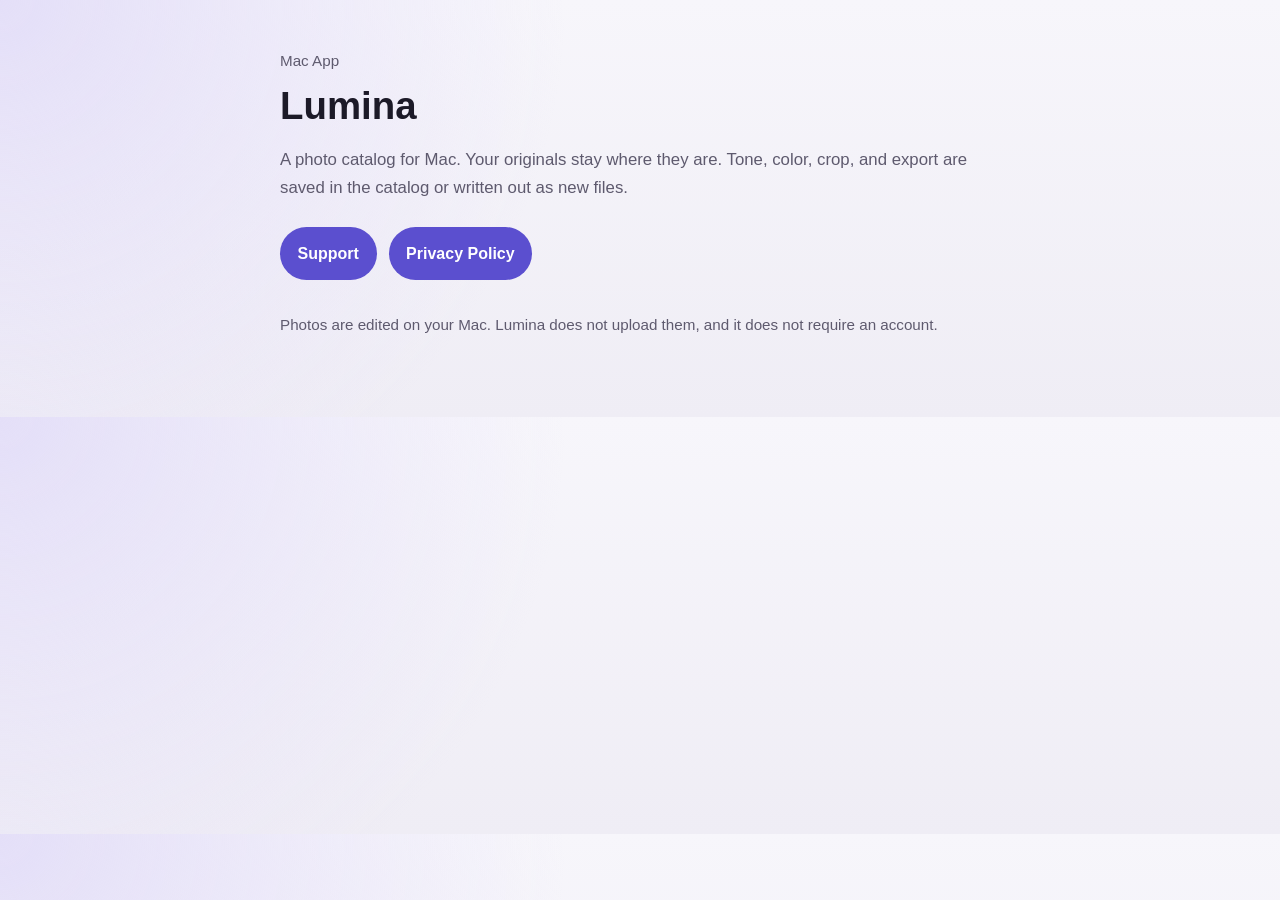
<file: index.html>
<!DOCTYPE html>
<html lang="en">
  <head>
    <meta charset="utf-8" />
    <meta name="viewport" content="width=device-width, initial-scale=1" />
    <title>Lumina</title>
    <link rel="stylesheet" href="styles.css" />
  </head>
  <body>
    <main class="wrap">
      <p class="eyebrow">Mac App</p>
      <h1>Lumina</h1>
      <p class="lead">
        A photo catalog for Mac. Your originals stay where they are. Tone,
        color, crop, and export are saved in the catalog or written out as new
        files.
      </p>
      <nav class="links">
        <a href="support.html">Support</a>
        <a href="privacy.html">Privacy Policy</a>
      </nav>
      <p class="note">
        Photos are edited on your Mac. Lumina does not upload them, and it does
        not require an account.
      </p>
    </main>
  </body>
</html>
</file>
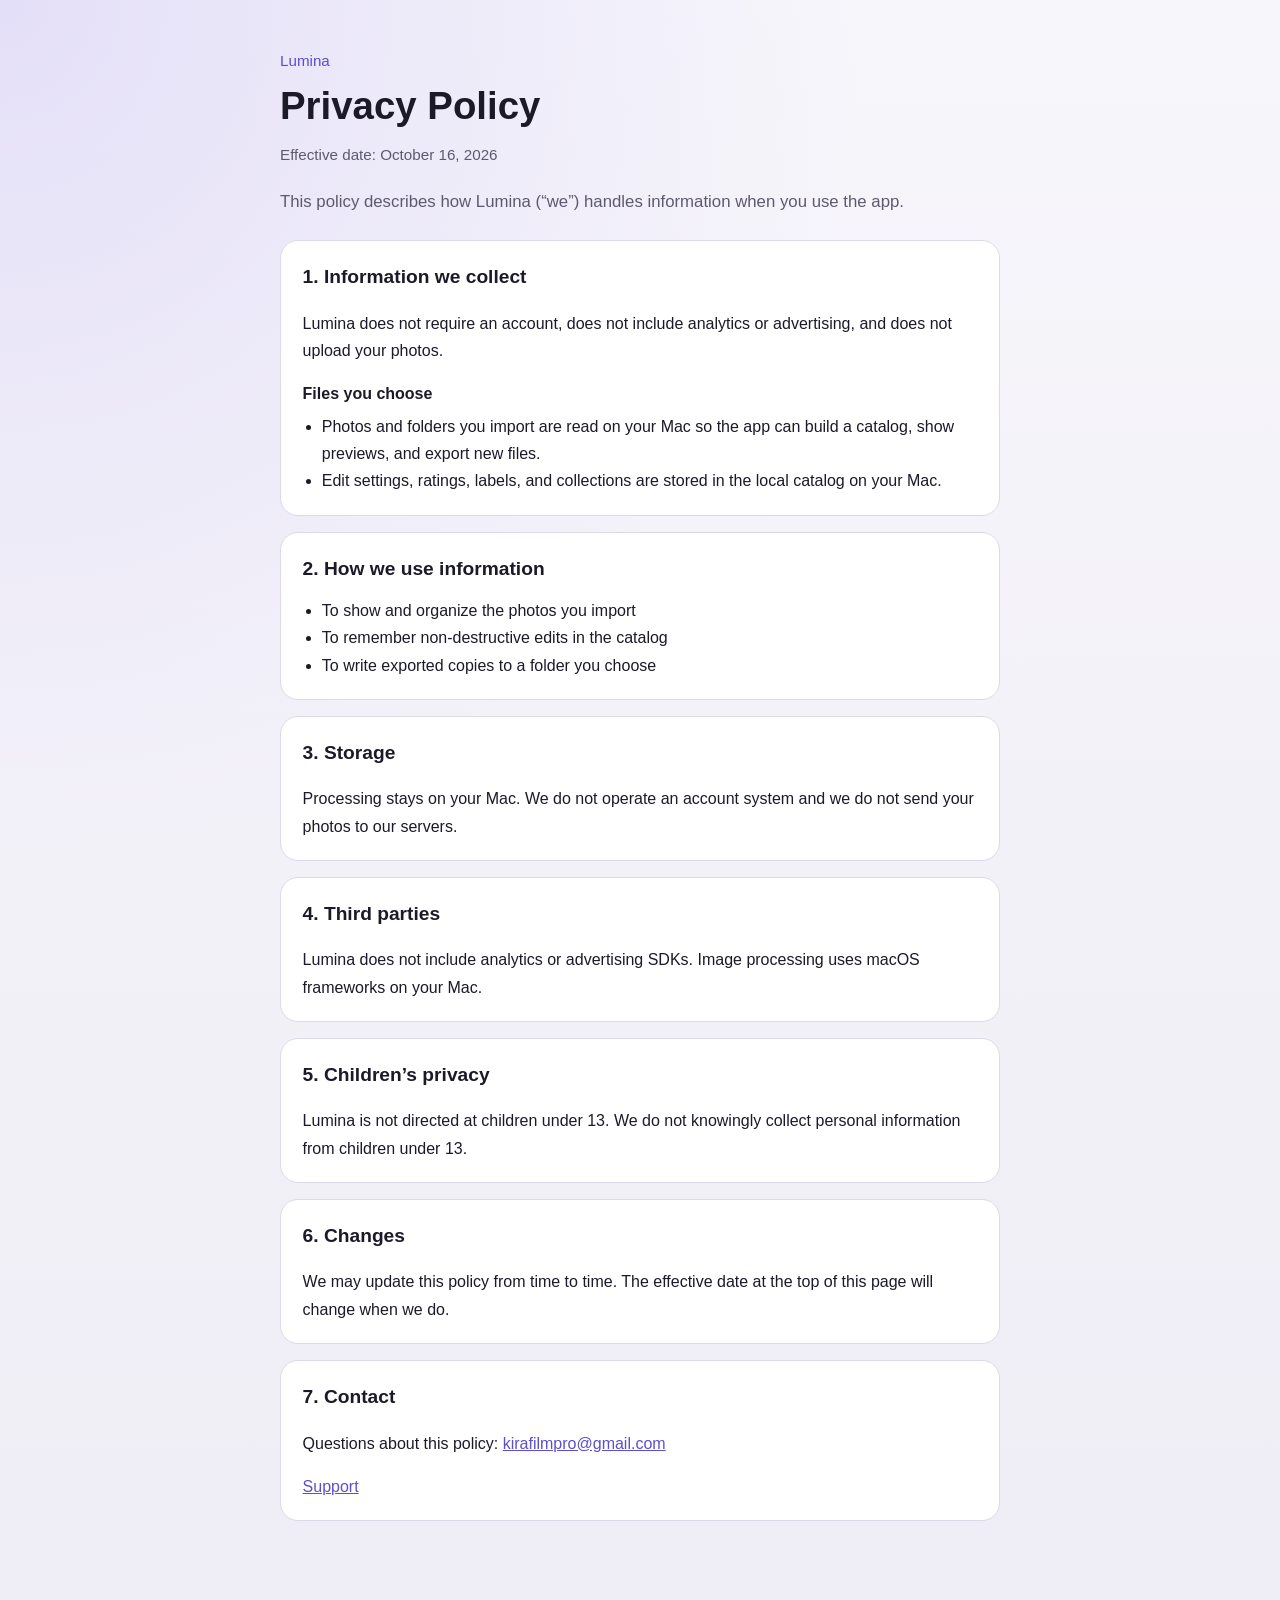
<file: privacy.html>
<!DOCTYPE html>
<html lang="en">
  <head>
    <meta charset="utf-8" />
    <meta name="viewport" content="width=device-width, initial-scale=1" />
    <title>Privacy Policy | Lumina</title>
    <link rel="stylesheet" href="styles.css" />
  </head>
  <body>
    <main class="wrap">
      <p class="eyebrow"><a href="index.html">Lumina</a></p>
      <h1>Privacy Policy</h1>
      <p class="meta">Effective date: October 16, 2026</p>
      <p class="lead">
        This policy describes how Lumina (“we”) handles information when you
        use the app.
      </p>

      <section class="card">
        <h2>1. Information we collect</h2>
        <p>
          Lumina does not require an account, does not include analytics or
          advertising, and does not upload your photos.
        </p>
        <h3>Files you choose</h3>
        <ul>
          <li>Photos and folders you import are read on your Mac so the app can build a catalog, show previews, and export new files.</li>
          <li>Edit settings, ratings, labels, and collections are stored in the local catalog on your Mac.</li>
        </ul>
      </section>

      <section class="card">
        <h2>2. How we use information</h2>
        <ul>
          <li>To show and organize the photos you import</li>
          <li>To remember non-destructive edits in the catalog</li>
          <li>To write exported copies to a folder you choose</li>
        </ul>
      </section>

      <section class="card">
        <h2>3. Storage</h2>
        <p>
          Processing stays on your Mac. We do not operate an account system and
          we do not send your photos to our servers.
        </p>
      </section>

      <section class="card">
        <h2>4. Third parties</h2>
        <p>
          Lumina does not include analytics or advertising SDKs. Image processing
          uses macOS frameworks on your Mac.
        </p>
      </section>

      <section class="card">
        <h2>5. Children’s privacy</h2>
        <p>
          Lumina is not directed at children under 13. We do not knowingly
          collect personal information from children under 13.
        </p>
      </section>

      <section class="card">
        <h2>6. Changes</h2>
        <p>
          We may update this policy from time to time. The effective date at
          the top of this page will change when we do.
        </p>
      </section>

      <section class="card">
        <h2>7. Contact</h2>
        <p>
          Questions about this policy:
          <a href="mailto:kirafilmpro@gmail.com">kirafilmpro@gmail.com</a>
        </p>
        <p><a href="support.html">Support</a></p>
      </section>
    </main>
  </body>
</html>
</file>
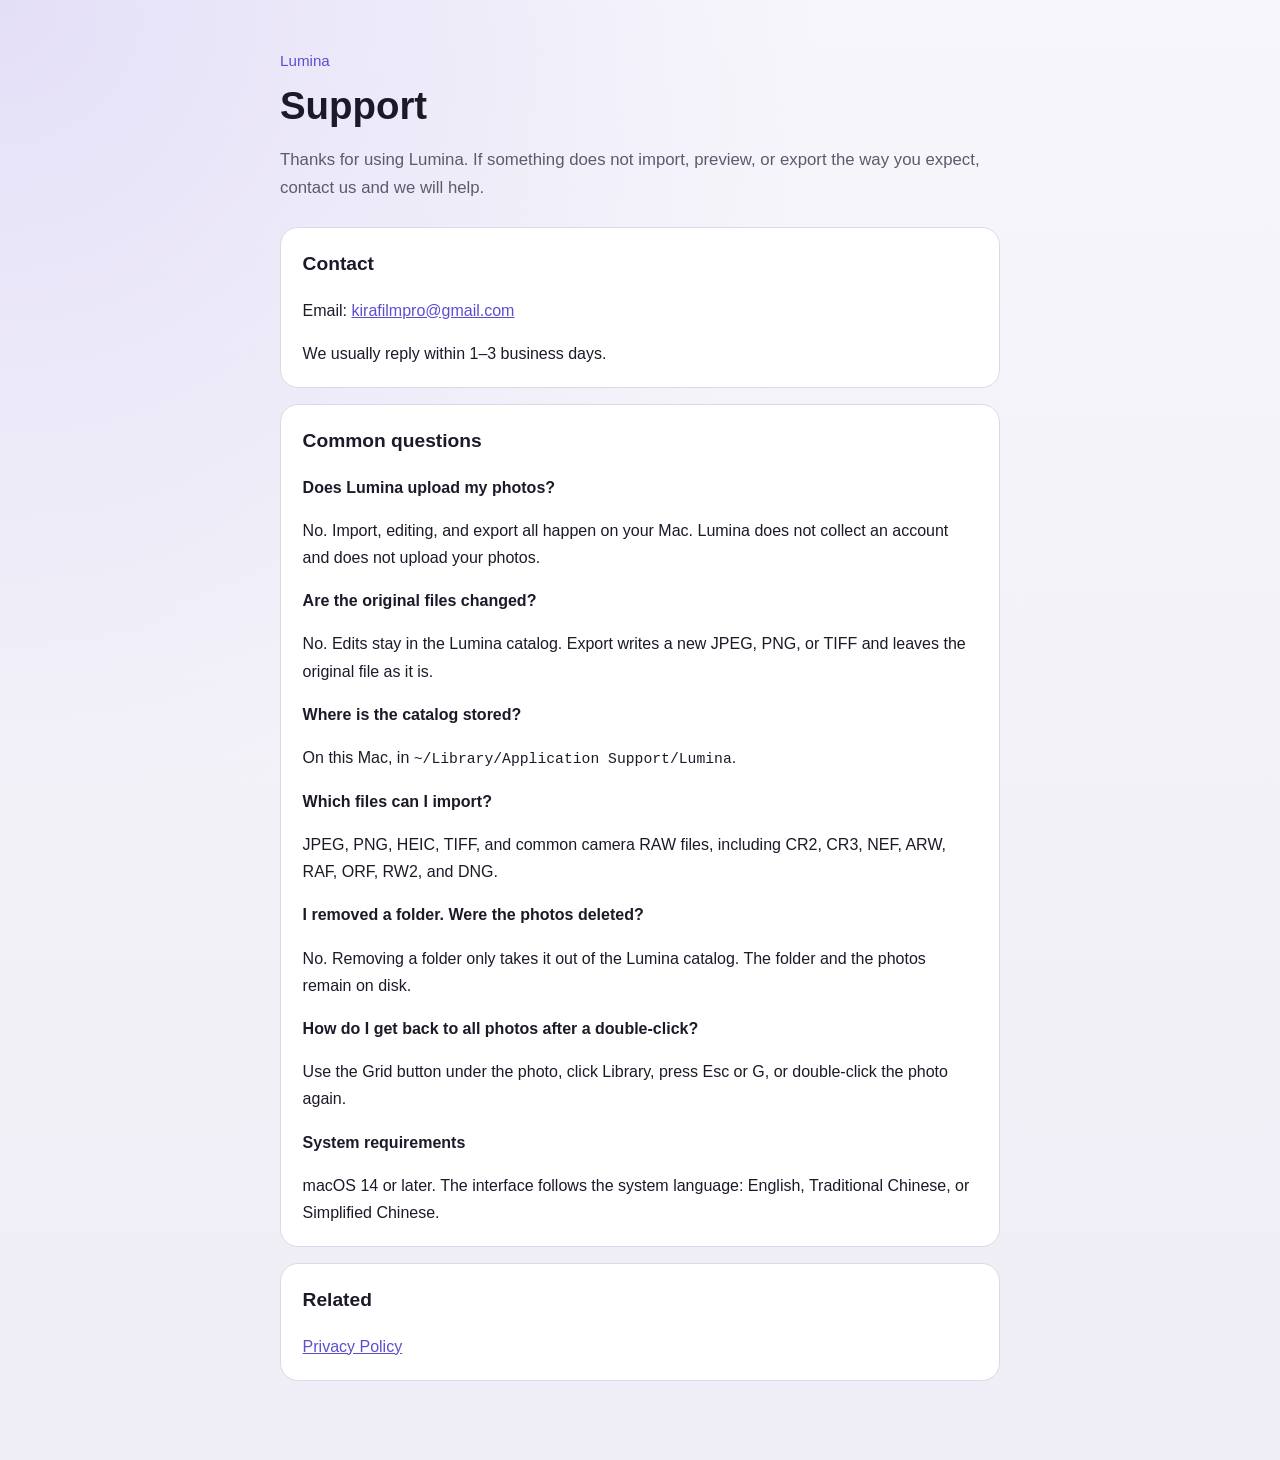
<file: support.html>
<!DOCTYPE html>
<html lang="en">
  <head>
    <meta charset="utf-8" />
    <meta name="viewport" content="width=device-width, initial-scale=1" />
    <title>Support | Lumina</title>
    <link rel="stylesheet" href="styles.css" />
  </head>
  <body>
    <main class="wrap">
      <p class="eyebrow"><a href="index.html">Lumina</a></p>
      <h1>Support</h1>
      <p class="lead">
        Thanks for using Lumina. If something does not import, preview, or
        export the way you expect, contact us and we will help.
      </p>

      <section class="card">
        <h2>Contact</h2>
        <p>
          Email:
          <a href="mailto:kirafilmpro@gmail.com">kirafilmpro@gmail.com</a>
        </p>
        <p>We usually reply within 1–3 business days.</p>
      </section>

      <section class="card">
        <h2>Common questions</h2>
        <h3>Does Lumina upload my photos?</h3>
        <p>
          No. Import, editing, and export all happen on your Mac. Lumina does
          not collect an account and does not upload your photos.
        </p>
        <h3>Are the original files changed?</h3>
        <p>
          No. Edits stay in the Lumina catalog. Export writes a new JPEG, PNG,
          or TIFF and leaves the original file as it is.
        </p>
        <h3>Where is the catalog stored?</h3>
        <p>
          On this Mac, in
          <code>~/Library/Application Support/Lumina</code>.
        </p>
        <h3>Which files can I import?</h3>
        <p>
          JPEG, PNG, HEIC, TIFF, and common camera RAW files, including CR2,
          CR3, NEF, ARW, RAF, ORF, RW2, and DNG.
        </p>
        <h3>I removed a folder. Were the photos deleted?</h3>
        <p>
          No. Removing a folder only takes it out of the Lumina catalog. The
          folder and the photos remain on disk.
        </p>
        <h3>How do I get back to all photos after a double-click?</h3>
        <p>
          Use the Grid button under the photo, click Library, press Esc or G,
          or double-click the photo again.
        </p>
        <h3>System requirements</h3>
        <p>macOS 14 or later. The interface follows the system language: English, Traditional Chinese, or Simplified Chinese.</p>
      </section>

      <section class="card">
        <h2>Related</h2>
        <p><a href="privacy.html">Privacy Policy</a></p>
      </section>
    </main>
  </body>
</html>
</file>
<file: styles.css>
:root {
  color-scheme: light;
  --bg: #f4f3f8;
  --ink: #1c1a28;
  --muted: #5e5a6e;
  --card: #ffffff;
  --line: #ddd9e8;
  --accent: #5b4fcf;
}

* {
  box-sizing: border-box;
}

body {
  margin: 0;
  font-family: "Helvetica Neue", Helvetica, Arial, sans-serif;
  background:
    radial-gradient(circle at top left, #e4dff8 0%, transparent 42%),
    linear-gradient(180deg, #f7f6fb 0%, #efedf5 100%);
  color: var(--ink);
  line-height: 1.7;
}

a {
  color: var(--accent);
}

.wrap {
  width: min(720px, calc(100% - 2rem));
  margin: 0 auto;
  padding: 3rem 0 4rem;
}

.eyebrow {
  margin: 0 0 0.5rem;
  color: var(--muted);
  font-size: 0.95rem;
}

.eyebrow a {
  text-decoration: none;
}

h1 {
  margin: 0 0 1rem;
  font-size: clamp(1.8rem, 4vw, 2.4rem);
  line-height: 1.25;
}

h2 {
  margin: 0 0 0.75rem;
  font-size: 1.2rem;
}

h3 {
  margin: 1rem 0 0.35rem;
  font-size: 1rem;
}

.lead,
.meta,
.note {
  color: var(--muted);
}

.lead {
  margin: 0 0 1.5rem;
  font-size: 1.05rem;
}

.meta {
  margin: -0.25rem 0 1.25rem;
  font-size: 0.95rem;
}

.links {
  display: flex;
  flex-wrap: wrap;
  gap: 0.75rem;
  margin-bottom: 1.5rem;
}

.links a {
  display: inline-block;
  padding: 0.8rem 1.1rem;
  border-radius: 999px;
  background: var(--accent);
  color: white;
  text-decoration: none;
  font-weight: 600;
}

.card {
  background: var(--card);
  border: 1px solid var(--line);
  border-radius: 18px;
  padding: 1.25rem 1.35rem;
  margin: 0 0 1rem;
}

.card ul {
  margin: 0.35rem 0 0;
  padding-left: 1.2rem;
}

.card p:last-child,
.card ul:last-child {
  margin-bottom: 0;
}

.note {
  margin-top: 2rem;
  font-size: 0.95rem;
}

code {
  font-family: ui-monospace, SFMono-Regular, Menlo, monospace;
  font-size: 0.92em;
}
</file>
